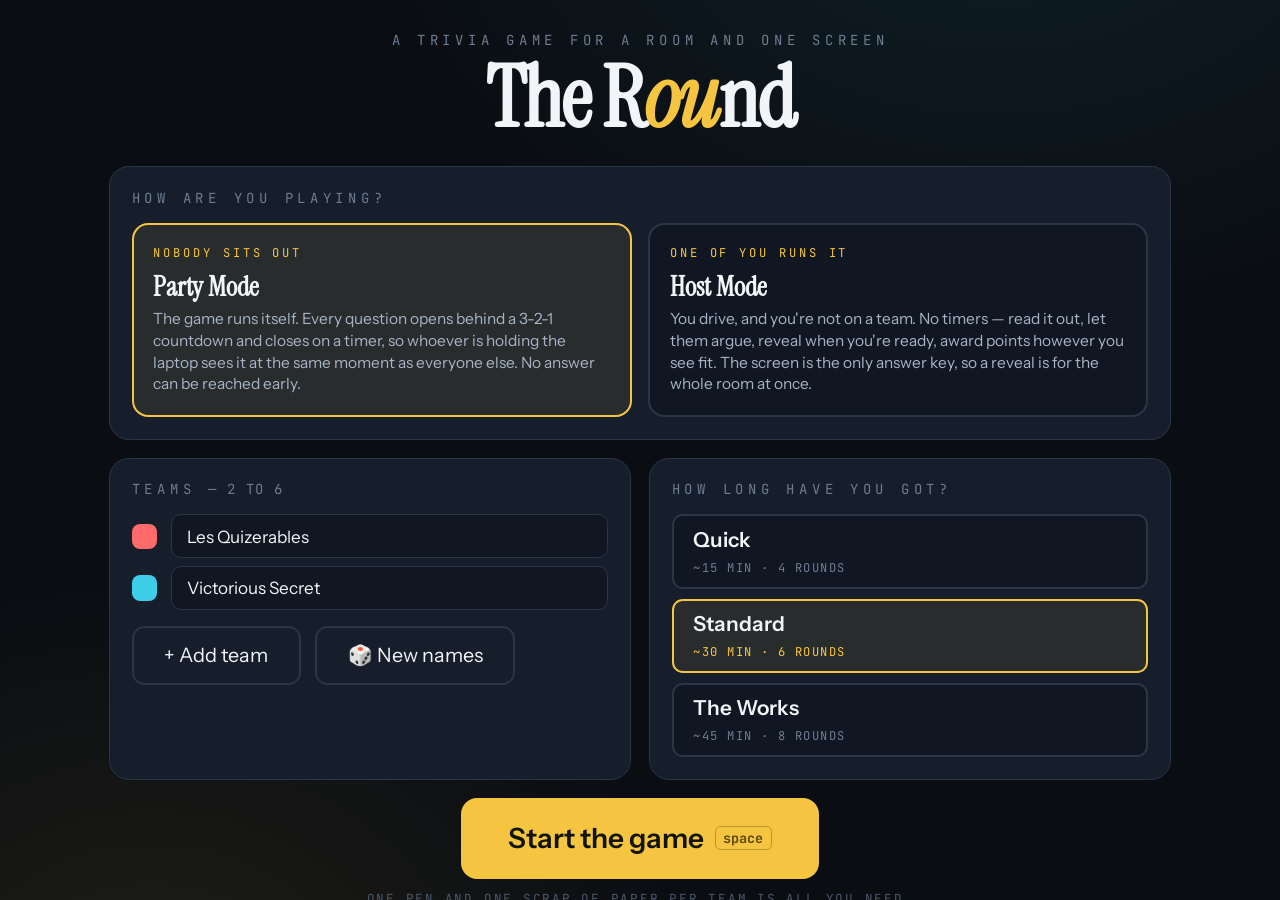
<file: trivia/index.html>
<!DOCTYPE html>
<html lang="en">
<head>
<meta charset="utf-8">
<meta name="viewport" content="width=device-width, initial-scale=1, viewport-fit=cover">
<title>The Round — a trivia game for one screen and a room</title>
<meta name="description" content="A team trivia game built for a laptop mirrored to a TV. Eight rounds, no phones, no app, no advantage for whoever holds the keyboard.">
<meta name="theme-color" content="#0A0D12">
<meta name="robots" content="noindex, nofollow">
<meta name="apple-mobile-web-app-capable" content="yes">
<meta name="apple-mobile-web-app-status-bar-style" content="black-translucent">
<link rel="icon" href="data:image/svg+xml,%3Csvg xmlns='http://www.w3.org/2000/svg' viewBox='0 0 64 64'%3E%3Crect width='64' height='64' rx='14' fill='%230A0D12'/%3E%3Ctext x='32' y='45' font-size='36' text-anchor='middle' fill='%23F5C542' font-family='Georgia,serif'%3E%3F%3C/text%3E%3C/svg%3E">
<link rel="preconnect" href="https://fonts.googleapis.com">
<link rel="preconnect" href="https://fonts.gstatic.com" crossorigin>
<link href="https://fonts.googleapis.com/css2?family=Instrument+Serif:ital@0;1&family=Instrument+Sans:wght@400;500;600&family=JetBrains+Mono:wght@400;500&display=swap" rel="stylesheet">
<link rel="stylesheet" href="./style.css">
</head>
<body>
<main id="stage"></main>
<noscript><p style="padding:24px;font-family:system-ui;color:#F2F5F8">The Round needs JavaScript.</p></noscript>
<script src="./questions.js"></script>
<script src="./app.js"></script>
</body>
</html>
</file>
<file: trivia/style.css>
/* =====================================================================
   THE ROUND — styling for a screen you are sitting six feet away from.
   Everything sizes off vmin so the same layout works on a laptop panel
   and on a 55" TV without a single media query for "TV".
   ===================================================================== */

:root{
  --bg:#0A0D12;
  --bg-2:#111722;
  --card:#161E2B;
  --card-2:#1D2737;
  --line:#2A3547;
  --ink:#F2F5F8;
  --ink-2:#A7B4C6;
  --dim:#6C7C92;

  --gold:#F5C542;
  --good:#3DDC97;
  --bad:#FF5C6C;

  --t1:#FF6B6B;  /* team colours, in order */
  --t2:#3ECFE8;
  --t3:#A8E063;
  --t4:#B892FF;
  --t5:#FFA45C;
  --t6:#FF7ACB;

  --serif:"Instrument Serif","Iowan Old Style",Georgia,serif;
  --sans:"Instrument Sans","Inter","Helvetica Neue",Arial,system-ui,sans-serif;
  --mono:"JetBrains Mono",ui-monospace,SFMono-Regular,Menlo,monospace;

  --ease:cubic-bezier(.2,.8,.2,1);
  color-scheme:dark;
}

*,*::before,*::after{box-sizing:border-box}
html,body{height:100%}
body{
  margin:0; background:var(--bg); color:var(--ink);
  font-family:var(--sans); -webkit-font-smoothing:antialiased;
  overflow:hidden; overscroll-behavior:none;
  background-image:
    radial-gradient(120vmin 90vmin at 78% -18%, rgba(62,207,232,.10), transparent 62%),
    radial-gradient(100vmin 80vmin at 12% 112%, rgba(245,197,66,.09), transparent 60%);
}
button{font:inherit;color:inherit;border:0;background:none;padding:0;margin:0;cursor:pointer;text-align:inherit;touch-action:manipulation}
button:disabled{cursor:default;opacity:.35}
input{font:inherit;color:inherit}
h1,h2,h3,p{margin:0}
ul,ol{margin:0;padding:0;list-style:none}
::selection{background:var(--gold);color:#111}

/* ---------- shell ---------- */
#stage{position:fixed;inset:0;display:flex;flex-direction:column}
.screen{flex:1;min-height:0;display:flex;flex-direction:column;padding:3.4vmin 4.6vmin;animation:rise .32s var(--ease) both;
  overflow-y:auto;overflow-x:hidden;scrollbar-width:thin;scrollbar-color:var(--line) transparent}
.screen::-webkit-scrollbar{width:6px}
.screen::-webkit-scrollbar-thumb{background:var(--line);border-radius:3px}
@keyframes rise{from{opacity:0;transform:translateY(1.4vmin)}to{opacity:1;transform:none}}
.center{align-items:center;justify-content:center;text-align:center}
.grow{flex:1;min-height:0}
.hide{display:none !important}

/* ---------- type ---------- */
.kicker{font-family:var(--mono);font-size:1.55vmin;letter-spacing:.34em;text-transform:uppercase;color:var(--dim)}
.wordmark{font-family:var(--serif);font-size:9.4vmin;line-height:.88;letter-spacing:-.02em}
.wordmark em{font-style:italic;color:var(--gold)}
.lede{font-size:2.2vmin;color:var(--ink-2);max-width:62ch;line-height:1.5}

/* the question itself — the single most important text on screen */
.q{font-family:var(--serif);font-size:clamp(26px,6.2vmin,86px);line-height:1.08;letter-spacing:-.015em;max-width:23ch;margin:0 auto;text-wrap:balance}
.q.sm{font-size:clamp(22px,4.6vmin,58px);max-width:28ch}

/* ---------- top bar ---------- */
.bar{display:flex;align-items:center;gap:2.4vmin;padding:0 0 2.2vmin;flex-wrap:wrap}
.bar .spacer{flex:1}
.pill{display:inline-flex;align-items:center;gap:.8vmin;font-family:var(--mono);font-size:1.5vmin;letter-spacing:.16em;text-transform:uppercase;
  color:var(--ink-2);background:var(--card);border:1px solid var(--line);border-radius:999px;padding:.9vmin 1.8vmin}
.pill b{color:var(--gold);font-weight:500}

/* live scores in the corner, always visible, never in the way */
.mini{display:flex;gap:1.1vmin;flex-wrap:wrap}
.mini .m{display:flex;align-items:center;gap:.8vmin;background:var(--card);border:1px solid var(--line);border-radius:999px;padding:.75vmin 1.5vmin;font-size:1.6vmin}
.mini .dot{width:1.2vmin;height:1.2vmin;border-radius:50%;flex:none}
.mini .nm{color:var(--ink-2);max-width:18ch;overflow:hidden;text-overflow:ellipsis;white-space:nowrap}
.mini .sc{font-family:var(--mono);font-weight:500}

/* ---------- timer ---------- */
.timer{height:1.1vmin;background:var(--card);border-radius:999px;overflow:hidden;margin-bottom:2.6vmin;flex:none}
.timer i{display:block;height:100%;width:100%;background:linear-gradient(90deg,var(--good),var(--gold));transform-origin:left;transition:transform .1s linear}
.timer.warn i{background:linear-gradient(90deg,var(--gold),var(--bad))}
.timer.out i{background:var(--bad)}
.timerrow{display:flex;align-items:center;gap:2vmin;margin-bottom:2.6vmin;flex:none}
.timerrow .timer{flex:1;margin-bottom:0}
.secs{font-family:var(--mono);font-size:2.8vmin;color:var(--ink-2);line-height:1;width:3ch;text-align:right;transition:color .2s}
.timerrow:has(.timer.warn) .secs{color:var(--gold)}
.timerrow:has(.timer.out) .secs{color:var(--bad)}

/* ---------- option cards ---------- */
.opts{display:grid;grid-template-columns:1fr 1fr;gap:1.8vmin;width:100%;max-width:150vmin;margin:0 auto}
.opts.one{grid-template-columns:1fr;max-width:110vmin}
.opt{display:flex;align-items:center;gap:2.2vmin;background:var(--card);border:2px solid var(--line);border-radius:2vmin;
  padding:2.4vmin 2.8vmin;font-size:clamp(15px,2.9vmin,34px);line-height:1.2;transition:all .3s var(--ease)}
.opt .lt{flex:none;width:5.6vmin;height:5.6vmin;display:grid;place-items:center;border-radius:1.2vmin;background:var(--card-2);
  font-family:var(--mono);font-size:2.6vmin;color:var(--dim);transition:all .3s var(--ease)}
.opt.right{border-color:var(--good);background:rgba(61,220,151,.13);box-shadow:0 0 0 .6vmin rgba(61,220,151,.10)}
.opt.right .lt{background:var(--good);color:#06231A;font-weight:600}
.opt.fade{opacity:.3}

/* true / false */
.tf{display:grid;grid-template-columns:1fr 1fr;gap:2.4vmin;width:100%;max-width:110vmin;margin:0 auto}
.tf .opt{justify-content:center;font-size:clamp(20px,4.6vmin,54px);font-family:var(--serif);padding:3.4vmin}

/* ---------- odd-one-out / connection tiles ---------- */
.tiles{display:grid;grid-template-columns:repeat(4,1fr);gap:1.8vmin;width:100%;max-width:160vmin;margin:0 auto}
.tile{background:var(--card);border:2px solid var(--line);border-radius:2vmin;padding:4vmin 2vmin;text-align:center;
  font-family:var(--serif);font-size:clamp(17px,3.5vmin,44px);line-height:1.1;transition:all .35s var(--ease);
  display:grid;place-items:center;min-height:22vmin}
.tile.right{border-color:var(--good);background:rgba(61,220,151,.13);transform:scale(1.03)}
.tile.wrong{border-color:var(--bad);background:rgba(255,92,108,.10)}
.tile.fade{opacity:.28}
.tile.veiled{color:transparent;background:var(--bg-2);border-style:dashed;border-color:#222C3B}
.tile.veiled::after{content:"?";color:#2E3A4D;font-size:5vmin}

/* connection clue stack */
.clues{display:flex;flex-direction:column;gap:1.6vmin;width:100%;max-width:100vmin;margin:0 auto}
.clue{display:flex;align-items:center;gap:2.4vmin;background:var(--card);border:2px solid var(--line);border-radius:1.8vmin;padding:2.6vmin 3vmin;
  font-family:var(--serif);font-size:clamp(20px,4.4vmin,52px);animation:slide .3s var(--ease) both}
.clue .n{font-family:var(--mono);font-size:2vmin;color:var(--dim);flex:none;width:3vmin}
.clue.pending{opacity:.22;border-style:dashed}
@keyframes slide{from{opacity:0;transform:translateX(-1.6vmin)}to{opacity:1;transform:none}}

/* ---------- emoji ---------- */
.emo{font-size:clamp(46px,16vmin,190px);line-height:1.15;letter-spacing:.04em;filter:drop-shadow(0 1.4vmin 3vmin rgba(0,0,0,.5))}

/* ---------- big number reveal ---------- */
.bignum{font-family:var(--mono);font-size:clamp(44px,15vmin,170px);font-weight:500;line-height:1;color:var(--gold);letter-spacing:-.02em}
.bignum small{font-family:var(--sans);font-size:2.6vmin;color:var(--ink-2);letter-spacing:.14em;text-transform:uppercase;display:block;margin-top:1.4vmin}

/* ---------- countdown pre-roll ---------- */
.preroll{font-family:var(--serif);font-size:34vmin;line-height:1;color:var(--gold);animation:pop .55s var(--ease)}
@keyframes pop{0%{opacity:0;transform:scale(.55)}55%{opacity:1;transform:scale(1.06)}100%{opacity:1;transform:scale(1)}}

/* ---------- the fact line: the payoff ---------- */
.fact{max-width:74ch;margin:0 auto;font-size:clamp(14px,2.35vmin,26px);line-height:1.5;color:var(--ink-2);
  border-left:.5vmin solid var(--gold);padding:.4vmin 0 .4vmin 2.4vmin;text-align:left;animation:rise .4s .18s var(--ease) both}
.answerline{font-family:var(--serif);font-size:clamp(22px,5.4vmin,64px);color:var(--good);line-height:1.1;text-wrap:balance}
.verdict{font-family:var(--mono);font-size:1.8vmin;letter-spacing:.3em;text-transform:uppercase;color:var(--dim)}

/* ---------- scoring panel ---------- */
.askwho{font-family:var(--mono);font-size:1.7vmin;letter-spacing:.3em;text-transform:uppercase;color:var(--dim)}
.picks{display:flex;gap:1.8vmin;flex-wrap:wrap;justify-content:center;width:100%;max-width:150vmin}
.pick{display:flex;align-items:center;gap:1.6vmin;background:var(--card);border:2px solid var(--line);border-radius:1.8vmin;
  padding:2vmin 3vmin;font-size:clamp(15px,2.8vmin,32px);transition:all .18s var(--ease);min-width:26vmin}
.pick .key{font-family:var(--mono);font-size:1.6vmin;color:var(--dim);border:1px solid var(--line);border-radius:.7vmin;padding:.3vmin .9vmin;flex:none}
.pick .swatch{width:2.6vmin;height:2.6vmin;border-radius:.8vmin;flex:none}
.pick .nm{flex:1;overflow:hidden;text-overflow:ellipsis;white-space:nowrap}
.pick .tick{font-size:2.6vmin;opacity:0;transition:opacity .18s;color:var(--good)}
.pick.on{border-color:var(--good);background:rgba(61,220,151,.14)}
.pick.on .tick{opacity:1}
.pick:hover{border-color:var(--dim)}

/* ---------- buttons ---------- */
.btn{display:inline-flex;align-items:center;justify-content:center;gap:1.2vmin;background:var(--card);border:2px solid var(--line);
  border-radius:1.4vmin;padding:1.7vmin 3.4vmin;font-size:clamp(14px,2.2vmin,24px);transition:all .18s var(--ease);white-space:nowrap}
.btn:hover:not(:disabled){border-color:var(--dim);transform:translateY(-.2vmin)}
.btn .key{font-family:var(--mono);font-size:1.5vmin;color:var(--dim);border:1px solid var(--line);border-radius:.6vmin;padding:.2vmin .8vmin}
.btn.primary{background:var(--gold);border-color:var(--gold);color:#10140C;font-weight:600}
.btn.primary .key{color:#5A4A08;border-color:rgba(0,0,0,.24)}
.btn.primary:hover:not(:disabled){box-shadow:0 1.4vmin 3.4vmin -1.4vmin rgba(245,197,66,.85)}
.btn.ghost{background:transparent}
.btn.big{font-size:clamp(17px,3.1vmin,36px);padding:2.4vmin 5vmin;border-radius:1.8vmin}
.btn.good{border-color:var(--good);color:var(--good)}
.btn.bad{border-color:var(--bad);color:var(--bad)}
.row{display:flex;gap:1.6vmin;flex-wrap:wrap;justify-content:center;align-items:center}

/* ---------- setup ---------- */
.setup{width:100%;max-width:118vmin;margin:0 auto;display:grid;grid-template-columns:1fr 1fr;gap:2vmin}
.setup > .wide{grid-column:1 / -1}
.panel{background:var(--card);border:1px solid var(--line);border-radius:2.2vmin;padding:2.4vmin}
.panel > .kicker{margin-bottom:1.8vmin}
.modes{display:grid;grid-template-columns:1fr 1fr;gap:1.8vmin}
.mode{background:var(--bg-2);border:2px solid var(--line);border-radius:1.8vmin;padding:2.2vmin;text-align:left;transition:all .2s var(--ease)}
.mode:hover{border-color:var(--dim)}
.mode.on{border-color:var(--gold);background:rgba(245,197,66,.08)}
.mode h3{font-family:var(--serif);font-size:3vmin;line-height:1.1;margin-bottom:.8vmin}
.mode p{font-size:1.72vmin;color:var(--ink-2);line-height:1.4}
.mode .tagline{display:block;font-family:var(--mono);font-size:1.35vmin;letter-spacing:.24em;text-transform:uppercase;color:var(--gold);margin-bottom:1.2vmin}

.teamrows{display:flex;flex-direction:column;gap:.9vmin}
.teamrow{display:flex;align-items:center;gap:1.6vmin}
.teamrow .swatch{width:2.8vmin;height:2.8vmin;border-radius:.9vmin;flex:none}
.teamrow input{flex:1;min-width:0;background:var(--bg-2);border:1px solid var(--line);border-radius:1.1vmin;padding:1.15vmin 1.6vmin;font-size:1.9vmin}
.teamrow input:focus{outline:none;border-color:var(--gold)}
.teamrow .x{color:var(--dim);font-size:2.6vmin;padding:0 1.4vmin;line-height:1}
.teamrow .x:hover{color:var(--bad)}

.segs{display:flex;gap:1.1vmin;flex-wrap:wrap;flex-direction:column}
.seg{background:var(--bg-2);border:2px solid var(--line);border-radius:1.2vmin;padding:1.2vmin 2.2vmin;font-size:1.9vmin;transition:all .18s var(--ease);text-align:left}
.seg b{display:block;font-size:2.3vmin;font-weight:600;margin-bottom:.3vmin}
.seg span{color:var(--dim);font-family:var(--mono);font-size:1.35vmin;letter-spacing:.12em;text-transform:uppercase}
.seg.on{border-color:var(--gold);background:rgba(245,197,66,.08)}
.seg.on span{color:var(--gold)}

/* ---------- round card ---------- */
.roundno{font-family:var(--mono);font-size:2vmin;letter-spacing:.42em;text-transform:uppercase;color:var(--gold)}
.roundname{font-family:var(--serif);font-size:clamp(40px,11.5vmin,150px);line-height:.94;letter-spacing:-.02em;text-wrap:balance}
.rule{font-size:clamp(15px,2.9vmin,34px);line-height:1.45;color:var(--ink-2);max-width:34ch;text-wrap:balance}
.worth{display:inline-block;font-family:var(--mono);font-size:1.7vmin;letter-spacing:.22em;text-transform:uppercase;
  border:1px solid var(--gold);color:var(--gold);border-radius:999px;padding:1vmin 2.4vmin}

/* ---------- scoreboard ---------- */
.board{width:100%;max-width:128vmin;margin:0 auto;display:flex;flex-direction:column;gap:1.6vmin}
.brow{display:flex;align-items:center;gap:2.2vmin}
.brow .rank{font-family:var(--mono);font-size:2.4vmin;color:var(--dim);width:4vmin;flex:none}
.brow .nm{font-family:var(--serif);font-size:clamp(18px,4vmin,46px);width:30%;flex:none;overflow:hidden;text-overflow:ellipsis;white-space:nowrap}
.brow .track{flex:1;height:5vmin;background:var(--card);border-radius:1vmin;overflow:hidden}
.brow .fill{height:100%;border-radius:1vmin;transform-origin:left;transition:width .9s var(--ease)}
.brow .sc{font-family:var(--mono);font-size:clamp(20px,4.4vmin,52px);width:5ch;text-align:right;flex:none}
.brow .delta{font-family:var(--mono);font-size:2vmin;color:var(--good);width:5ch;flex:none}
.brow.lead .nm{color:var(--gold)}

/* ---------- wager inputs ---------- */
.betrows{display:flex;flex-direction:column;gap:1.6vmin;width:100%;max-width:100vmin;margin:0 auto}
.betrow{display:flex;align-items:center;gap:2vmin;background:var(--card);border:2px solid var(--line);border-radius:1.6vmin;padding:2vmin 2.6vmin}
.betrow .swatch{width:2.8vmin;height:2.8vmin;border-radius:.9vmin;flex:none}
.betrow .nm{flex:1;font-size:clamp(15px,2.7vmin,30px);overflow:hidden;text-overflow:ellipsis;white-space:nowrap}
.betrow .have{font-family:var(--mono);font-size:1.7vmin;color:var(--dim);flex:none}
.betrow input{width:12vmin;flex:none;background:var(--bg-2);border:2px solid var(--line);border-radius:1vmin;padding:1.2vmin;
  font-family:var(--mono);font-size:2.8vmin;text-align:center}
.betrow input:focus{outline:none;border-color:var(--gold)}
.betrow .abcd{display:flex;gap:.8vmin;flex:none}
.betrow .abcd button{width:5.4vmin;height:5.4vmin;border:2px solid var(--line);border-radius:1vmin;font-family:var(--mono);font-size:2.2vmin;color:var(--dim)}
.betrow .abcd button.on{border-color:var(--gold);background:var(--gold);color:#10140C;font-weight:600}

/* ---------- winner ---------- */
.trophy{font-size:22vmin;line-height:1;animation:pop .7s var(--ease)}
.winname{font-family:var(--serif);font-size:clamp(38px,11vmin,140px);line-height:1;letter-spacing:-.02em;text-wrap:balance}

/* ---------- hint strip at the foot ---------- */
.foot{flex:none;display:flex;gap:2.4vmin;justify-content:center;align-items:center;padding-top:2.4vmin;flex-wrap:wrap}
.hint{font-family:var(--mono);font-size:1.4vmin;letter-spacing:.2em;text-transform:uppercase;color:#4B586B}
.hint b{color:var(--dim);font-weight:400;border:1px solid #2A3547;border-radius:.5vmin;padding:.2vmin .7vmin;margin-right:.5vmin}

/* flash for LOCK IN */
.lockin{position:fixed;inset:0;display:grid;place-items:center;pointer-events:none;z-index:40}
.lockin span{font-family:var(--serif);font-size:16vmin;color:var(--bad);opacity:0;animation:lockpulse 1s var(--ease)}
@keyframes lockpulse{0%{opacity:0;transform:scale(.85)}30%{opacity:.95;transform:scale(1)}100%{opacity:0;transform:scale(1.12)}}

/* portrait phones: stack the grids */
@media (max-width:900px),(max-aspect-ratio:3/4){
  .setup{grid-template-columns:1fr}
}
@media (max-aspect-ratio:3/4){
  .screen{padding:5vw 5vw}
  .wordmark{font-size:15vw}
  .q{font-size:clamp(24px,7.6vw,44px)}
  .opts,.tf,.modes{grid-template-columns:1fr}
  .tiles{grid-template-columns:1fr 1fr}
  .kicker,.hint{font-size:2.6vw}
  .mini .m{font-size:3vw}
  .emo{font-size:clamp(40px,18vw,110px)}
}
@media (prefers-reduced-motion:reduce){
  *{animation-duration:.01ms !important;transition-duration:.01ms !important}
}

/* paused (party mode, space bar) */
body.paused .timer i{filter:saturate(.2)}
body.paused::after{content:"PAUSED";position:fixed;inset:0;display:grid;place-items:center;z-index:45;pointer-events:none;
  font-family:var(--serif);font-size:14vmin;color:rgba(242,245,248,.14);letter-spacing:.06em}
</file>
